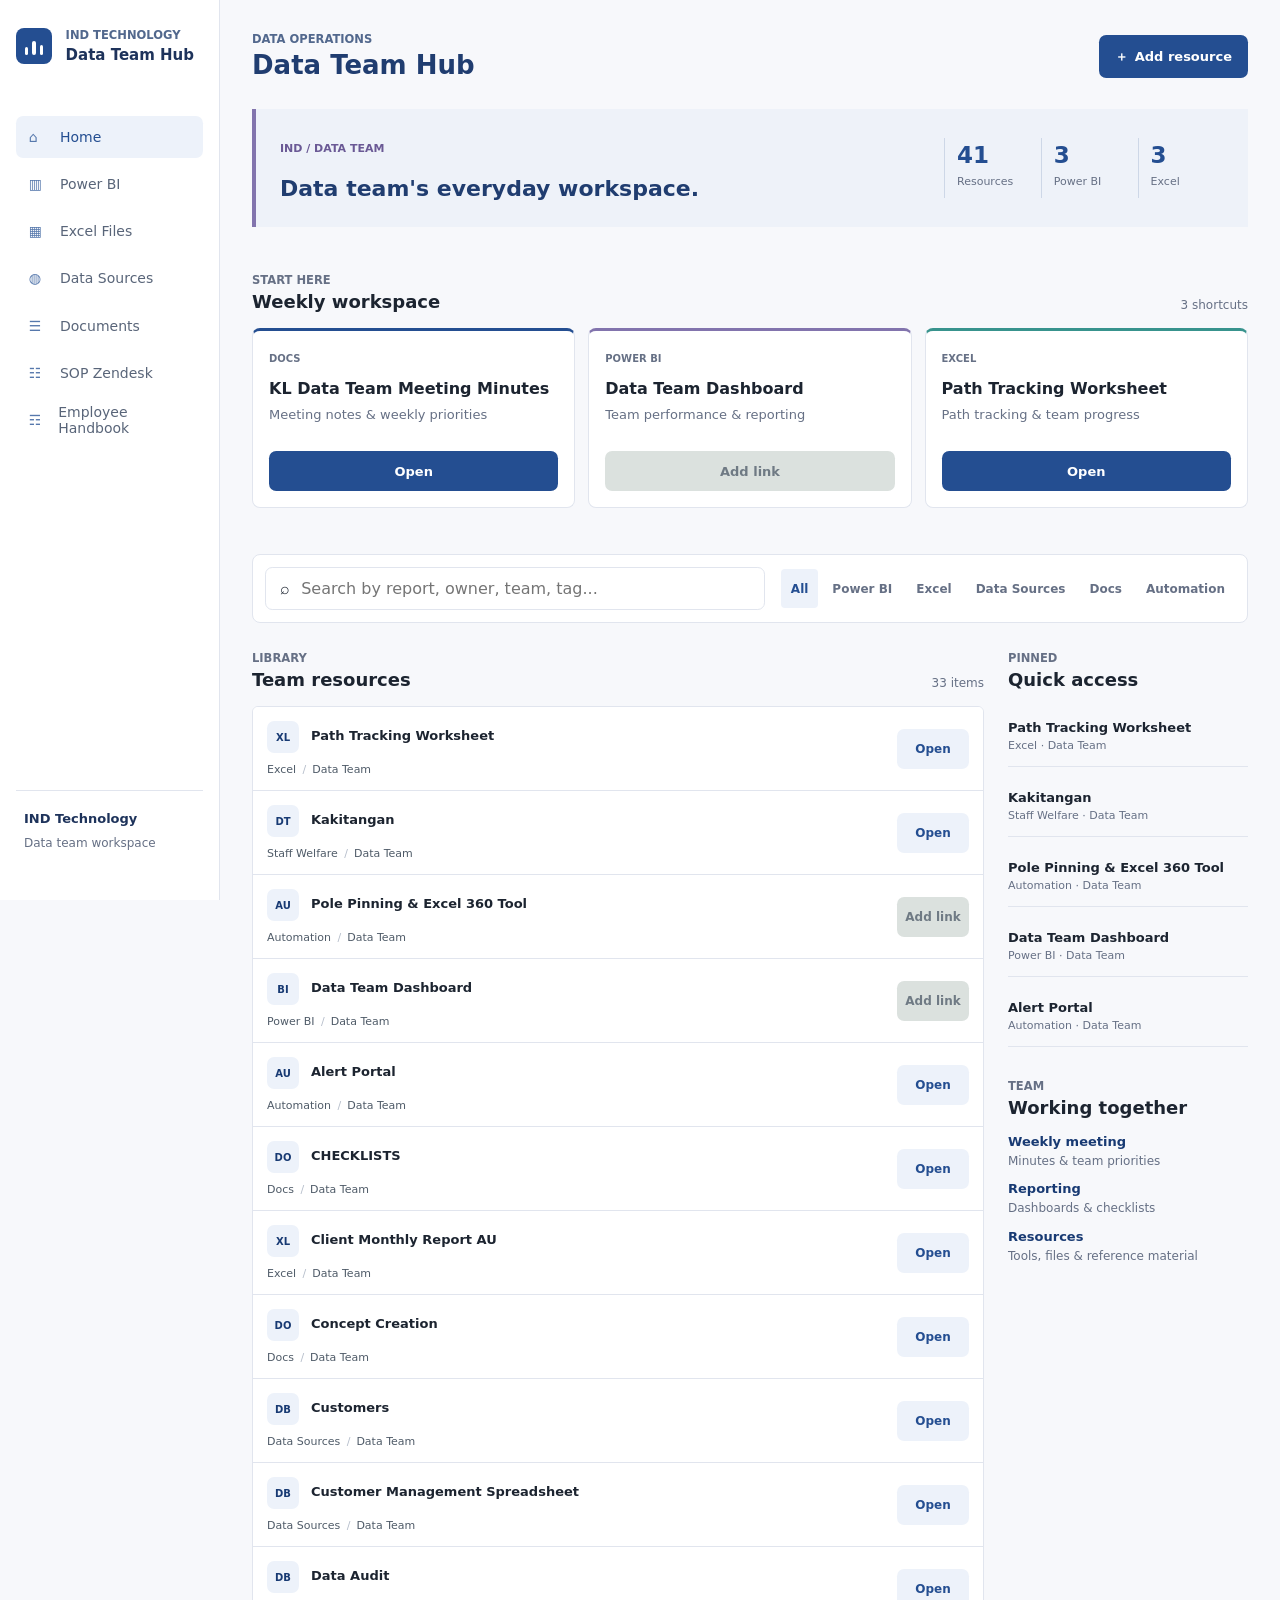
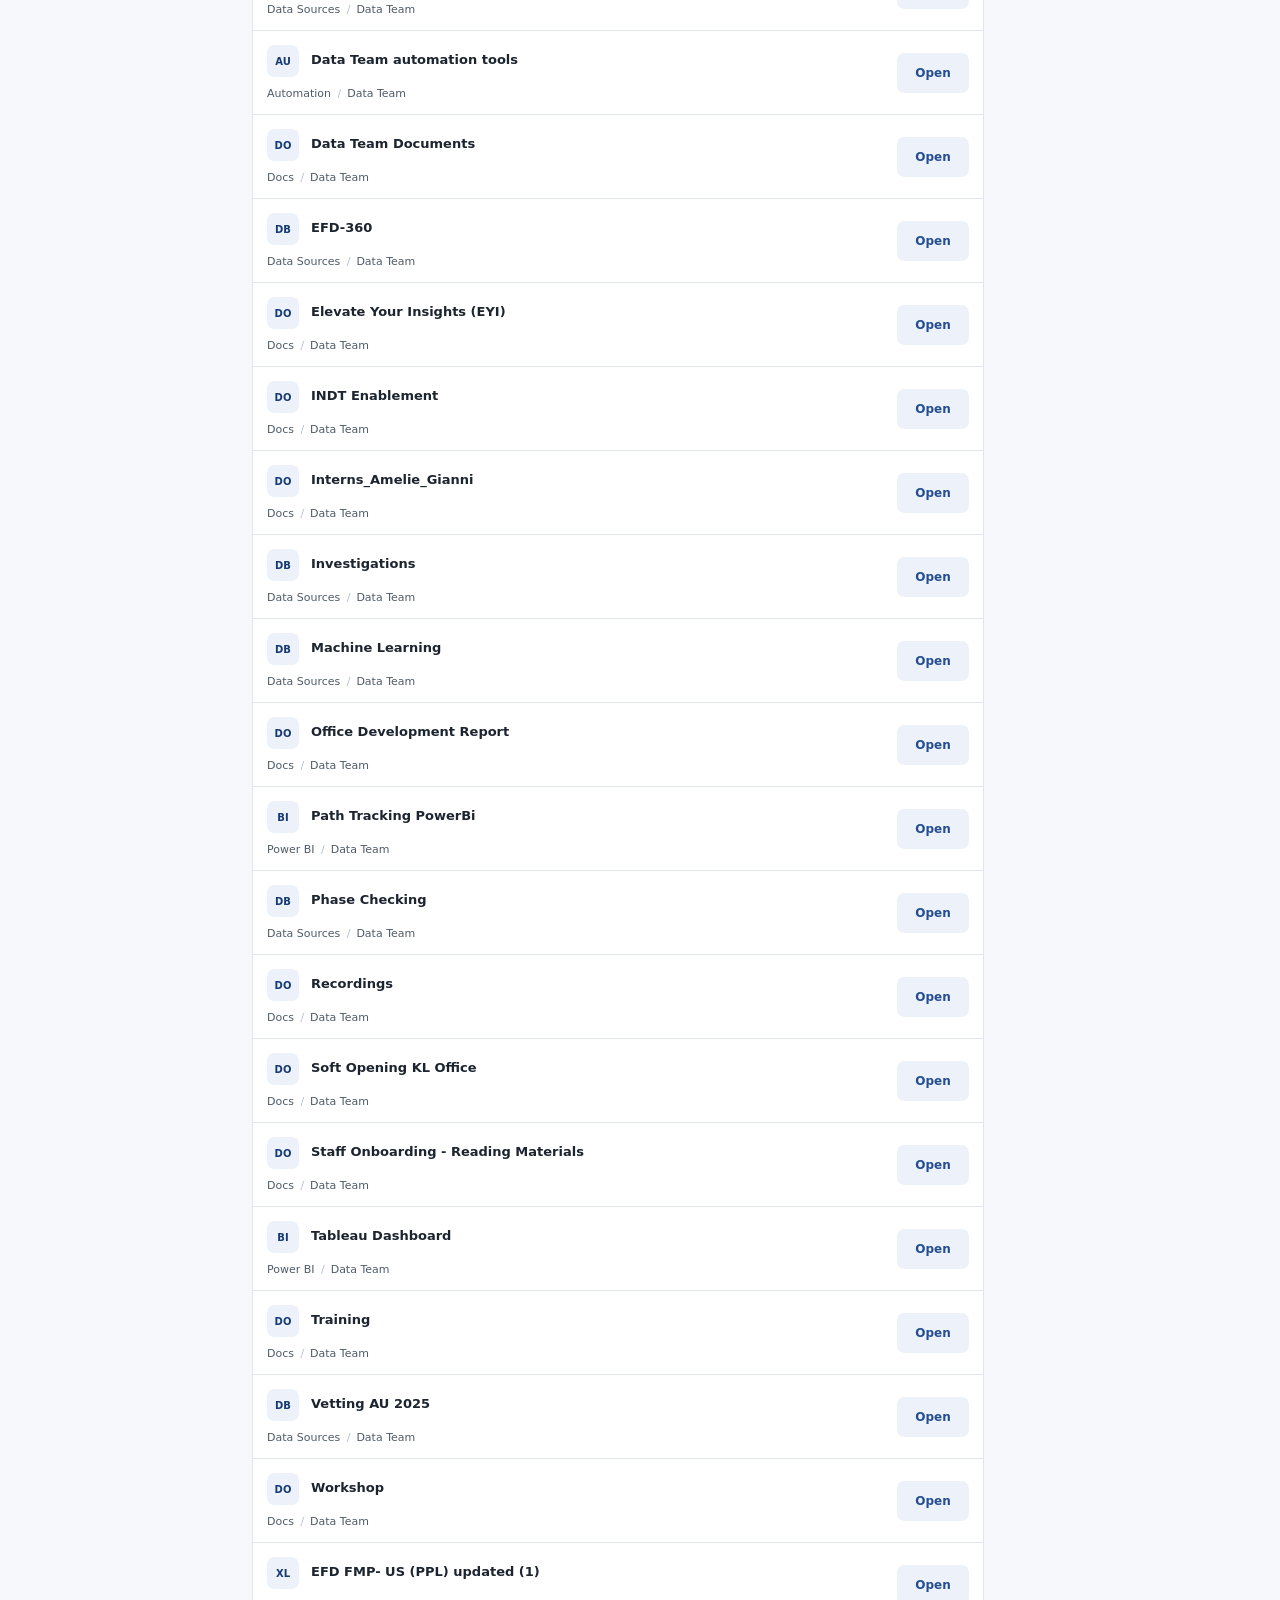
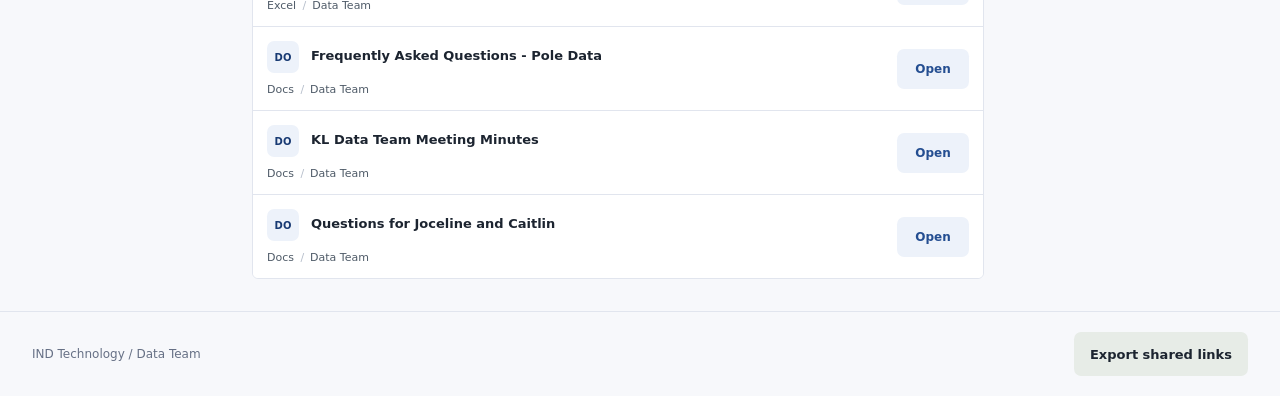
<file: index.html>
<!doctype html>
<html lang="en">
  <head>
    <meta charset="utf-8" />
    <meta name="viewport" content="width=device-width, initial-scale=1" />
    <title>Data Team Hub</title>
    <link rel="stylesheet" href="styles.css" />
    <link rel="stylesheet" href="ind-theme.css" />
  </head>
  <body>
    <div class="app-shell">
      <aside class="sidebar" aria-label="Data Team Hub navigation">
        <div class="brand">
          <div class="brand-mark" aria-hidden="true">
            <span></span>
            <span></span>
            <span></span>
          </div>
          <div>
            <p class="eyebrow">IND Technology</p>
            <h1>Data Team Hub</h1>
          </div>
        </div>

        <nav class="nav-list" aria-label="Hub sections">
          <a class="nav-item active" href="#overview" data-section-link="overview">
            <span class="icon" aria-hidden="true">⌂</span>
            Home
          </a>
          <a class="nav-item" href="#power-bi" data-section-link="Power BI">
            <span class="icon" aria-hidden="true">▥</span>
            Power BI
          </a>
          <a class="nav-item" href="#excel" data-section-link="Excel">
            <span class="icon" aria-hidden="true">▦</span>
            Excel Files
          </a>
          <a class="nav-item" href="#data-sources" data-section-link="Data Sources">
            <span class="icon" aria-hidden="true">◍</span>
            Data Sources
          </a>
          <a class="nav-item" href="#docs" data-section-link="Docs">
            <span class="icon" aria-hidden="true">☰</span>
            Documents
          </a>
          <a class="nav-item" href="sop.html">
            <span class="icon" aria-hidden="true">&#9783;</span>
            SOP Zendesk
          </a>
          <a class="nav-item" href="https://indthandbook.com/login/" target="_blank" rel="noopener noreferrer">
            <span class="icon" aria-hidden="true">&#9782;</span>
            Employee Handbook
          </a>
        </nav>

        <div class="sidebar-note">
          <p>IND Technology</p>
          <span>Data team workspace</span>
        </div>
      </aside>

      <main class="main">
        <header class="topbar">
          <div>
            <p class="eyebrow">Data operations</p>
            <h2>Data Team Hub</h2>
          </div>
          <button class="primary-button" type="button" id="addResourceButton">
            <span aria-hidden="true">＋</span>
            Add resource
          </button>
        </header>

        <section class="hero-panel" id="overview" aria-label="Hub overview">
          <div class="hero-copy">
            <p class="status-pill">IND / DATA TEAM</p>
            <h3>Data team's everyday workspace.</h3>
          </div>
          <div class="quick-stats" aria-label="Hub summary">
            <article>
              <span id="totalResources">0</span>
              <p>Resources</p>
            </article>
            <article>
              <span id="powerBiCount">0</span>
              <p>Power BI</p>
            </article>
            <article>
              <span id="excelCount">0</span>
              <p>Excel</p>
            </article>
          </div>
        </section>

        <section class="tool-strip" aria-label="Daily tools and dashboards">
          <div class="section-heading">
            <div>
              <p class="eyebrow">Start here</p>
              <h3>Weekly workspace</h3>
            </div>
            <span id="featuredCount">0 shortcuts</span>
          </div>
          <div class="tool-grid" id="featuredGrid"></div>
        </section>

        <section class="toolbar" aria-label="Search and filters">
          <label class="search-box">
            <span aria-hidden="true">⌕</span>
            <input id="searchInput" type="search" placeholder="Search by report, owner, team, tag..." />
          </label>
          <div class="filter-tabs" role="tablist" aria-label="Resource category filters" id="filterTabs"></div>
        </section>

        <section class="content-grid">
          <div class="resource-area">
            <div class="section-heading">
              <div>
                <p class="eyebrow">Library</p>
                <h3>Team resources</h3>
              </div>
              <span id="resultCount">0 items</span>
            </div>
            <div class="resource-grid" id="resourceGrid" aria-live="polite"></div>
            <div class="empty-state" id="emptyState" hidden>
              <h3>No matching resources</h3>
              <p>Try a different keyword or add the first link for this category.</p>
            </div>
          </div>

          <aside class="side-panel" aria-label="Pinned team information">
            <section>
              <div class="section-heading compact">
                <div>
                  <p class="eyebrow">Pinned</p>
                  <h3>Quick access</h3>
                </div>
              </div>
              <div class="quick-links" id="quickLinks"></div>
            </section>

            <section>
              <div class="section-heading compact">
                <div>
                  <p class="eyebrow">Team</p>
                  <h3>Working together</h3>
                </div>
              </div>
              <ul class="contact-list">
                <li>
                  <span>Weekly meeting</span>
                  <p>Minutes & team priorities</p>
                </li>
                <li>
                  <span>Reporting</span>
                  <p>Dashboards & checklists</p>
                </li>
                <li>
                  <span>Resources</span>
                  <p>Tools, files & reference material</p>
                </li>
              </ul>
            </section>
          </aside>
        </section>
      </main>
    </div>

    <dialog class="resource-dialog" id="resourceDialog">
      <form method="dialog" id="resourceForm">
        <div class="dialog-header">
          <div>
            <p class="eyebrow">New item</p>
            <h3>Add resource</h3>
          </div>
          <button class="icon-button" type="button" id="closeDialogButton" aria-label="Close dialog">×</button>
        </div>

        <label>
          Name
          <input name="name" required placeholder="Sales Performance Dashboard" />
        </label>
        <label>
          Category
          <select name="category" required>
            <option>Power BI</option>
            <option>Excel</option>
            <option>Data Sources</option>
            <option>Docs</option>
            <option>Automation</option>
          </select>
        </label>
        <label>
          Document or report link
          <input name="url" type="url" required placeholder="https://..." />
        </label>
        <label>
          Owner
          <input name="owner" placeholder="Data Team" />
        </label>
        <label>
          Description
          <textarea name="description" rows="3" placeholder="What this resource is for"></textarea>
        </label>
        <label>
          Tags
          <input name="tags" placeholder="sales, weekly, source" />
        </label>
        <div class="dialog-actions">
          <button class="secondary-button" type="button" id="resetResourcesButton">Restore shared links</button>
          <button class="primary-button" type="submit">Save resource</button>
        </div>
        <p class="save-note">Links saved here stay in this browser. Export shared links to update the team's published hub.</p>
      </form>
    </dialog>

    <footer class="hub-footer"><span>IND Technology / Data Team</span><button class="secondary-button" id="exportLinksButton" type="button">Export shared links</button></footer>

    <script src="resources.generated.js"></script>
    <script src="sop.resources.js"></script>
    <script src="app.js"></script>
  </body>
</html>
</file>
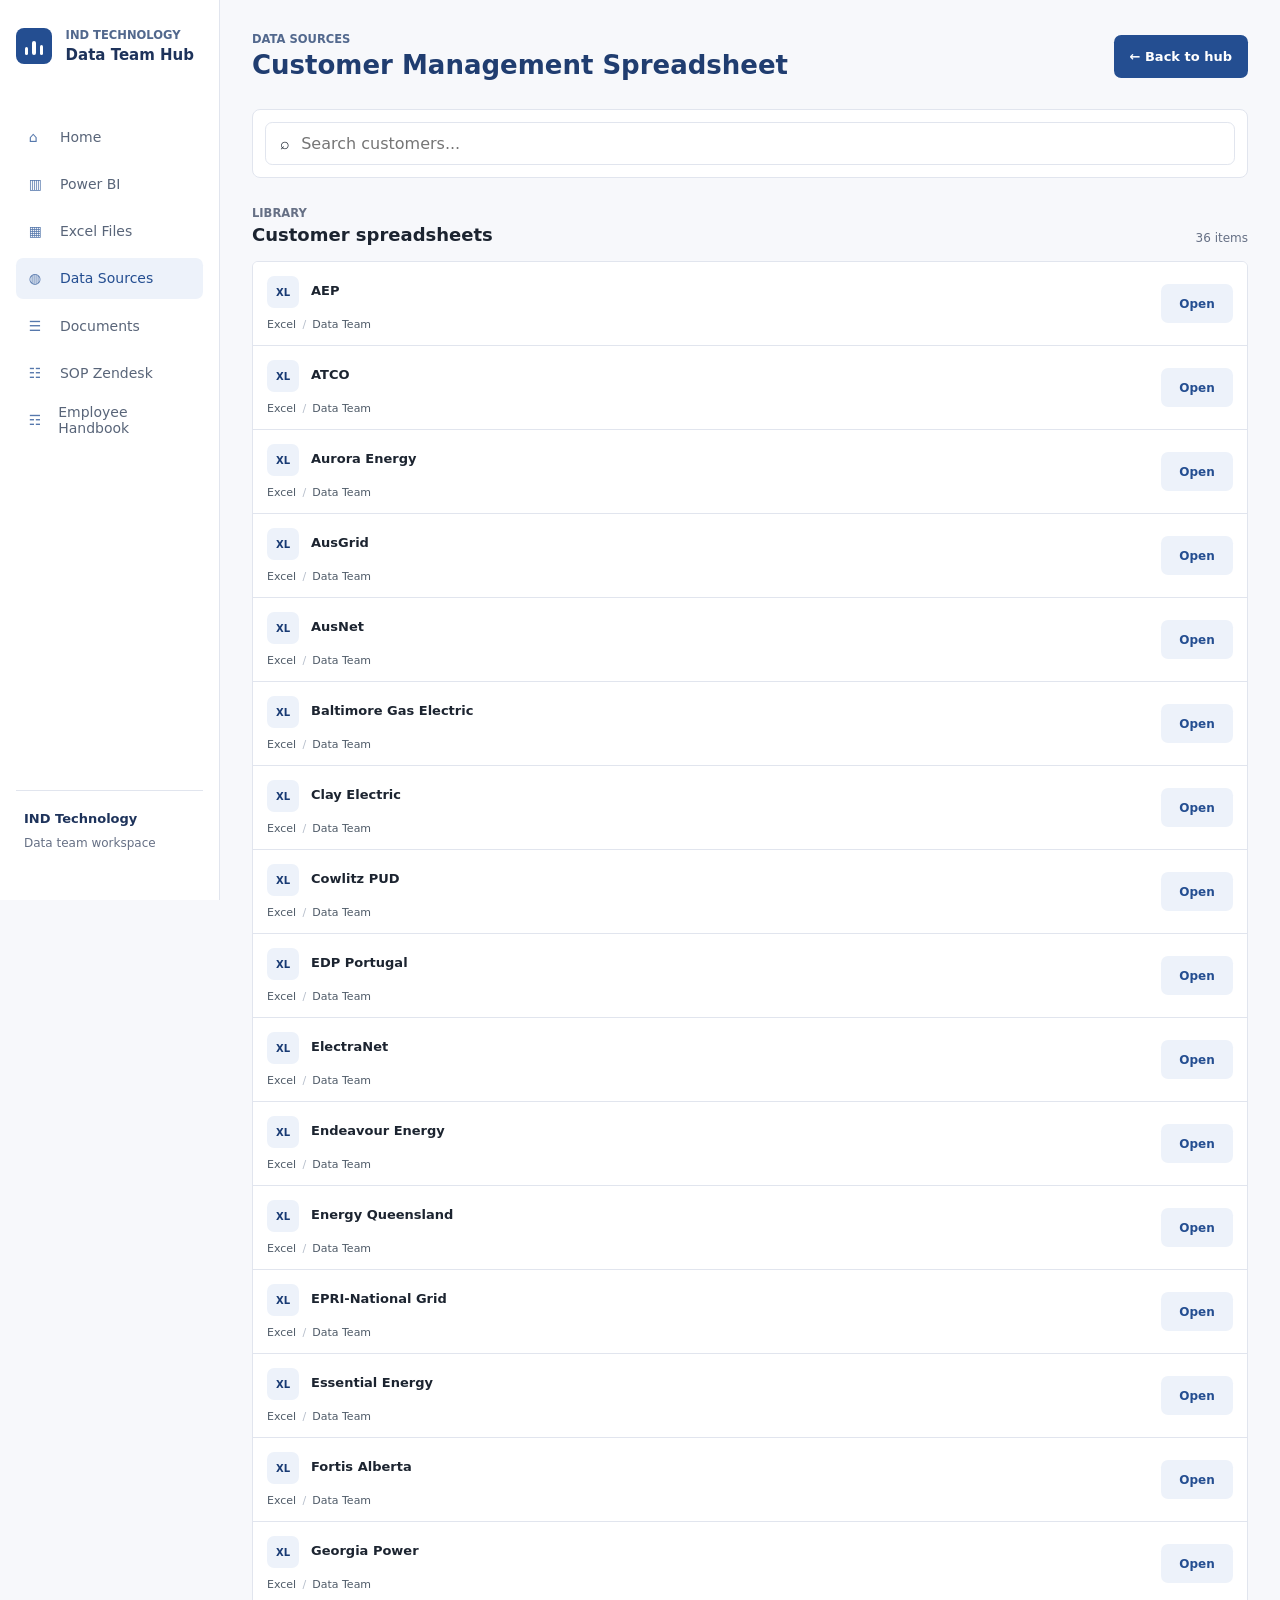
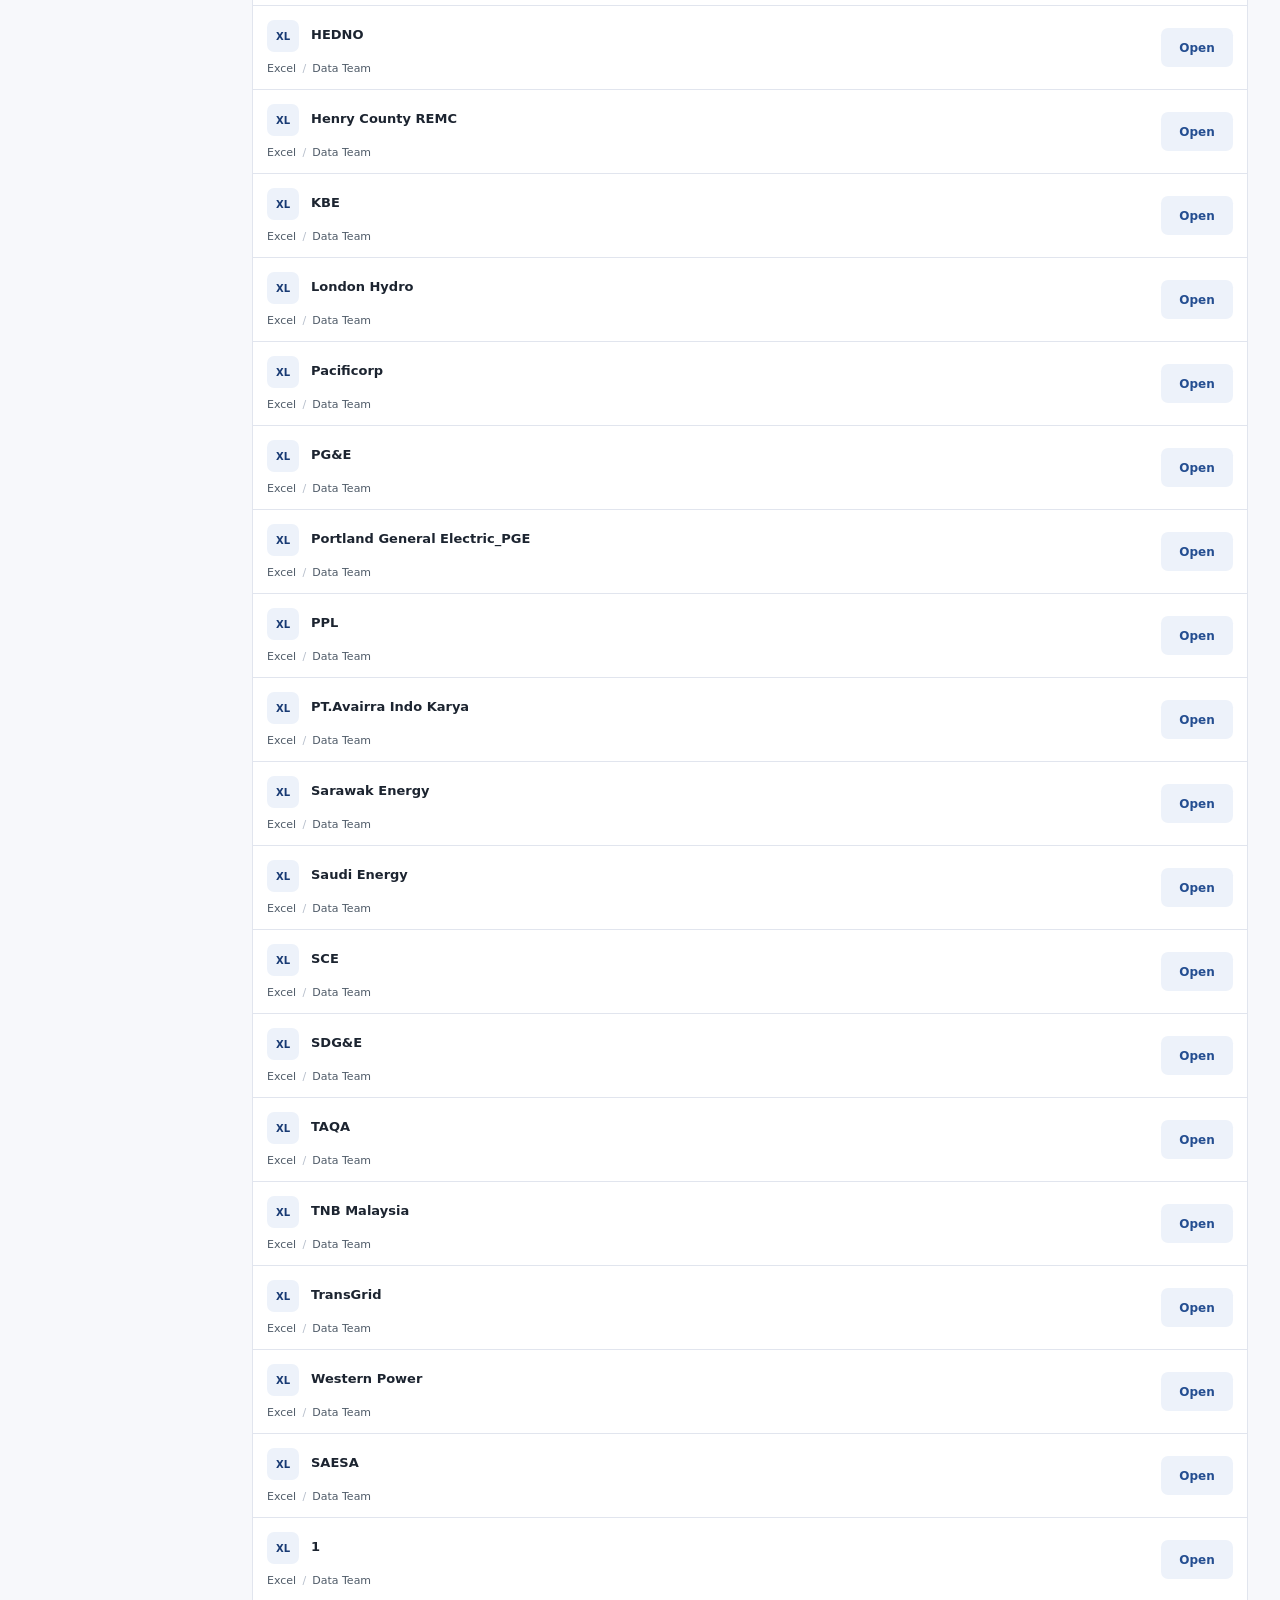
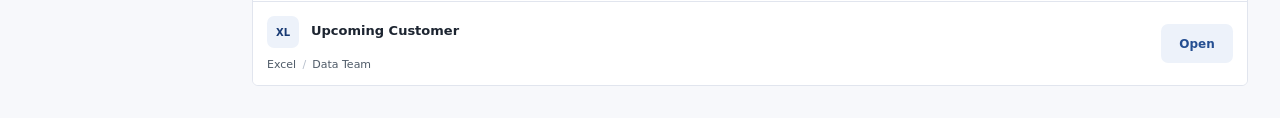
<file: customer_management.html>
<!doctype html>
<html lang="en">
  <head>
    <meta charset="utf-8" />
    <meta name="viewport" content="width=device-width, initial-scale=1" />
    <title>Customer Management Spreadsheet | Data Team Hub</title>
    <link rel="stylesheet" href="styles.css" />
    <link rel="stylesheet" href="ind-theme.css" />
  </head>
  <body>
    <div class="app-shell">
      <aside class="sidebar" aria-label="Data Team Hub navigation">
        <div class="brand">
          <div class="brand-mark" aria-hidden="true">
            <span></span>
            <span></span>
            <span></span>
          </div>
          <div>
            <p class="eyebrow">IND Technology</p>
            <h1>Data Team Hub</h1>
          </div>
        </div>

        <nav class="nav-list" aria-label="Hub sections">
          <a class="nav-item" href="index.html">
            <span class="icon" aria-hidden="true">⌂</span>
            Home
          </a>
          <a class="nav-item" href="index.html#power-bi">
            <span class="icon" aria-hidden="true">▥</span>
            Power BI
          </a>
          <a class="nav-item" href="index.html#excel">
            <span class="icon" aria-hidden="true">▦</span>
            Excel Files
          </a>
          <a class="nav-item active" href="index.html#data-sources">
            <span class="icon" aria-hidden="true">◍</span>
            Data Sources
          </a>
          <a class="nav-item" href="index.html#docs">
            <span class="icon" aria-hidden="true">☰</span>
            Documents
          </a>
          <a class="nav-item" href="sop.html">
            <span class="icon" aria-hidden="true">&#9783;</span>
            SOP Zendesk
          </a>
          <a class="nav-item" href="https://indthandbook.com/login/" target="_blank" rel="noopener noreferrer">
            <span class="icon" aria-hidden="true">&#9782;</span>
            Employee Handbook
          </a>
        </nav>

        <div class="sidebar-note">
          <p>IND Technology</p>
          <span>Data team workspace</span>
        </div>
      </aside>

      <main class="main">
        <header class="topbar">
          <div>
            <p class="eyebrow">Data Sources</p>
            <h2>Customer Management Spreadsheet</h2>
          </div>
          <a class="primary-button" href="index.html">&#8592; Back to hub</a>
        </header>

        <section class="toolbar" aria-label="Search">
          <label class="search-box">
            <span aria-hidden="true">⌕</span>
            <input id="customerSearch" type="search" placeholder="Search customers..." />
          </label>
        </section>

        <section class="content-grid" style="grid-template-columns: 1fr;">
          <div class="resource-area">
          <div class="section-heading">
            <div>
              <p class="eyebrow">Library</p>
              <h3>Customer spreadsheets</h3>
            </div>
            <span id="customerCount">0 items</span>
          </div>
          <div class="resource-grid" id="customerList" aria-live="polite"></div>
          <div class="empty-state" id="customerEmpty" hidden>
            <h3>No matching customers</h3>
            <p>Try a different keyword.</p>
          </div>
          </div>
        </section>
      </main>
    </div>

    <script>
      // Replace each name and url with the real customer name and Excel link
      const customerSheets = [
        { name: "AEP", url: "https://indtechnologyinc.sharepoint.com/:x:/s/IND.TDataTeam/IQDML0T-S5gTQ65ojEFW3VtCAdtEdGPKETy0KugCN06Lbz0?e=Z4sL8b" },
        { name: "ATCO", url: "https://indtechnologyinc.sharepoint.com/:x:/s/IND.TDataTeam/IQD4NkfiYdH9RaySt9Q0Lw8xARBmTG3378nFsAkPKPJIRR0?e=NpYXyT" },
        { name: "Aurora Energy", url: "https://indtechnologyinc.sharepoint.com/:x:/s/IND.TDataTeam/IQDc4CJCaSeTSKnxYm7EDJgeAWfoKqjK3IqTrm8_MiNil98?e=bNnolk" },
        { name: "AusGrid", url: "https://indtechnologyinc.sharepoint.com/:x:/s/IND.TDataTeam/IQC5EEVvpMtQT7LqdJGhEUMMASSx63xV3Xz-5Tl3mrBqWQQ?e=SJhLfy" },
        { name: "AusNet ", url: "https://indtechnologyinc.sharepoint.com/:x:/s/IND.TDataTeam/IQAWEVWzIFp4T6r8zzROJll-AReGl8mdDB1v4at-ZxkEY_w?e=OW3jjm" },
        { name: "Baltimore Gas Electric", url: "https://indtechnologyinc.sharepoint.com/:x:/s/IND.TDataTeam/IQBdl3MJ38UeSoxZ9VIBbJQuAeduB_ckl3bycXOe3I1Sgds?e=HeBwQD" },
        { name: "Clay Electric", url: "https://indtechnologyinc.sharepoint.com/:x:/s/IND.TDataTeam/IQCBrMpSn_c-SrzrNyufDUkEARalDpErF6FYuKnsTsigRS4?e=wRSv5L" },
        { name: "Cowlitz PUD", url: "https://indtechnologyinc.sharepoint.com/:x:/s/IND.TDataTeam/IQBbmvPIudVySYHQT3id-P1fARPlklFXvYTy014v6Z3-KYk?e=s2CgbN" },
        { name: "EDP Portugal", url: "https://indtechnologyinc.sharepoint.com/:x:/s/IND.TDataTeam/IQBG9oB9u_owRII5isSgkrVlAcYh3DLygccQVC9G0VidoqY?e=ZtPn6n" },
        { name: "ElectraNet", url: "https://indtechnologyinc.sharepoint.com/:x:/s/IND.TDataTeam/IQD8LasKtqWQTIj8kyS372SnAWl8nfFMo_TQTriS0GaQAUQ?e=22Tx0q" },
        { name: "Endeavour Energy", url: "https://indtechnologyinc.sharepoint.com/:x:/s/IND.TDataTeam/IQCPTTB0nCc_Qq3j_viKoNaAARHDW0jeo2QPmbybB4nTU7c?e=bfnInZ" },
        { name: "Energy Queensland", url: "https://indtechnologyinc.sharepoint.com/:x:/s/IND.TDataTeam/IQCf_Cq8lkpqQrCddLxOIO8mAXjla_lQf7AQ315Fd6Hvs8o?e=lWCIbG" },
        { name: "EPRI-National Grid", url: "https://indtechnologyinc.sharepoint.com/:x:/s/IND.TDataTeam/IQBRsFtapDRORIigyawXwj7ZAcizE5X2hQeocEs8qGHF9HM?e=7zJAwj" },
        { name: "Essential Energy", url: "https://indtechnologyinc.sharepoint.com/:x:/s/IND.TDataTeam/IQBAPQiWsdToSaxUO1EyTxA3AbRFO3ku1Qs4ZzvfRIblOl4?e=qevDcx" },
        { name: "Fortis Alberta", url: "https://indtechnologyinc.sharepoint.com/:x:/s/IND.TDataTeam/IQDR0-HbDvW7QpjPbUmDH8IHAfvfNWGskxKLtc0mo8AYZDY?e=fjQ0hg" },
        { name: "Georgia Power", url: "https://indtechnologyinc.sharepoint.com/:x:/s/IND.TDataTeam/IQDJd7O8p6NZQZS5nXkwZrp2AYLHIuiOIWyKu1UvKAdqGm8?e=5rA205" },
        { name: "HEDNO", url: "https://indtechnologyinc.sharepoint.com/:x:/s/IND.TDataTeam/IQC8Porp4QJfRaN_xRm_yZYAATqVarc0hXWLtDbmKGL0b9Q?e=6P993j" },
        { name: "Henry County REMC", url: "https://indtechnologyinc.sharepoint.com/:x:/s/IND.TDataTeam/IQDbeng3RW78Q49nh9qTn-1dAXjtyoGTXIHeFB21T5xM8-U?e=4ifazv" },
        { name: "KBE", url: "https://indtechnologyinc.sharepoint.com/:x:/s/IND.TDataTeam/IQA5JQTgpbzRSbmimi6RXHzDAXvgBZO692gdlycfSIdY6RQ?e=5YMQoI" },
        { name: "London Hydro", url: "https://indtechnologyinc.sharepoint.com/:x:/s/IND.TDataTeam/IQAArWhgLBQPRI5Wxa1b1RSTAS3wJR-jBXvQzzno89N1q8o?e=LBgtZM" },
        { name: "Pacificorp", url: "https://indtechnologyinc.sharepoint.com/:x:/s/IND.TDataTeam/IQDvdqCFIfkDQrZH5a247YrLAcTsqAFXMjoeHThnDH7NSQw?e=3LDXNe" },
        { name: "PG&E", url: "https://indtechnologyinc.sharepoint.com/:x:/s/IND.TDataTeam/IQDqc8qH7D6nS6sp2je8T2PXAfekjeBz0IZy1e-cUeoCknA?e=Pe4qTb" },
        { name: "Portland General Electric_PGE", url: "https://indtechnologyinc.sharepoint.com/:x:/s/IND.TDataTeam/IQCwvHDQJ05VQIEJd4lb4i1xAXCRaNh7xVZeIKGdyaE7mC4?e=Fhu34g" },
        { name: "PPL", url: "https://indtechnologyinc.sharepoint.com/:f:/s/IND.TDataTeam/IgBTybl06KCaSpgoQnaQeHQNAbsN2ywP4yIT22RrzzL4fV4?e=3sfMO2" },
        { name: "PT.Avairra Indo Karya", url: "https://indtechnologyinc.sharepoint.com/:x:/s/IND.TDataTeam/IQAeO9vpkJCjQa1mCMCl5c8lAXfeJlamZEJqCNc1YelVxnU?e=JttRwj" },
        { name: "Sarawak Energy", url: "https://indtechnologyinc.sharepoint.com/:x:/s/IND.TDataTeam/IQC5ecm5mh8WTJm_-jqecC4kAaGLTvbVk5EsyCz-umZ6-Ew?e=VZzQbv" },
        { name: "Saudi Energy", url: "https://indtechnologyinc.sharepoint.com/:x:/s/IND.TDataTeam/IQCPQHGSWCMsTo2-oGmNSCBbAeHpn8MoxsNi-_FDv7i0618?e=yy16Xp" },
        { name: "SCE", url: "https://indtechnologyinc.sharepoint.com/:x:/s/IND.TDataTeam/IQAa9oMJ9rw_TYhMLw0WHBBSAe5mvznuezEpSfL3vC4kKTk?e=aLebqC" },
        { name: "SDG&E", url: "https://indtechnologyinc.sharepoint.com/:x:/s/IND.TDataTeam/IQDyx7skUJgARbFuDvMN9lkpAfnu4YzHYnWwWVRNBsFhGzM?e=zpQENz" },
        { name: "TAQA", url: "https://indtechnologyinc.sharepoint.com/:x:/s/IND.TDataTeam/IQCyeUN4OTOcRq-iq8rkZLTMAQDQGScFv9V3APJl0TVx-60?e=hCv481" },
        { name: "TNB Malaysia", url: "https://indtechnologyinc.sharepoint.com/:x:/s/IND.TDataTeam/IQBrtP0abV_pSqKCWm7vruDqAW1PKxLmkdCOOJ3EIzPOuhE?e=pw9xjO" },
        { name: "TransGrid", url: "https://indtechnologyinc.sharepoint.com/:x:/s/IND.TDataTeam/IQBUTyVPKMTAQ5uYN5liRMU9AQhigjjsDqADJldFLyZ1oTo?e=2PQGll" },
        { name: "Western Power", url: "https://indtechnologyinc.sharepoint.com/:x:/s/IND.TDataTeam/IQA6klHC-5XBSZ7UBGflv2krAU25ZXTZfUJkcT13oPUs72M?e=tp7lMe" },
        { name: "SAESA", url: "https://indtechnologyinc.sharepoint.com/:x:/s/IND.TDataTeam/IQAI3glbueOySb0AQrjcHib1AZUEE2UpIg-0m7B6vGDxBoo?e=kZfhc8" },
        { name: "1", url: "#" },
        { name: "Upcoming Customer", url: "#" }
      ];

      const list = document.querySelector("#customerList");
      const search = document.querySelector("#customerSearch");
      const count = document.querySelector("#customerCount");
      const empty = document.querySelector("#customerEmpty");

      function escapeHtml(value) {
        return String(value ?? "")
          .replaceAll("&", "&amp;")
          .replaceAll("<", "&lt;")
          .replaceAll(">", "&gt;")
          .replaceAll('"', "&quot;")
          .replaceAll("'", "&#039;");
      }

      function safeUrl(url) {
        try {
          const parsed = new URL(url);
          return parsed.protocol === "https:" ? parsed.href : "";
        } catch {
          return "";
        }
      }

      function renderCustomers() {
        const keyword = search.value.trim().toLowerCase();
        const visible = customerSheets.filter((item) => item.name.toLowerCase().includes(keyword));
        count.textContent = `${visible.length} ${visible.length === 1 ? "item" : "items"}`;
        empty.hidden = visible.length > 0;
        list.innerHTML = visible
          .map((item) => {
            const url = safeUrl(item.url);
            const action = url
              ? `<a class="open-link" href="${escapeHtml(url)}" target="_blank" rel="noreferrer">Open</a>`
              : `<a class="open-link" href="#" onclick="return false">Open</a>`;
            return `
              <article class="resource-card">
                <div class="card-top">
                  <div class="card-icon" aria-hidden="true">XL</div>
                  <div><h4>${escapeHtml(item.name)}</h4></div>
                </div>
                <div class="meta-row">
                  <span>Excel</span>
                  <span>Data Team</span>
                </div>
                ${action}
              </article>`;
          })
          .join("");
      }

      search.addEventListener("input", renderCustomers);
      renderCustomers();
    </script>
  </body>
</html>
</file>
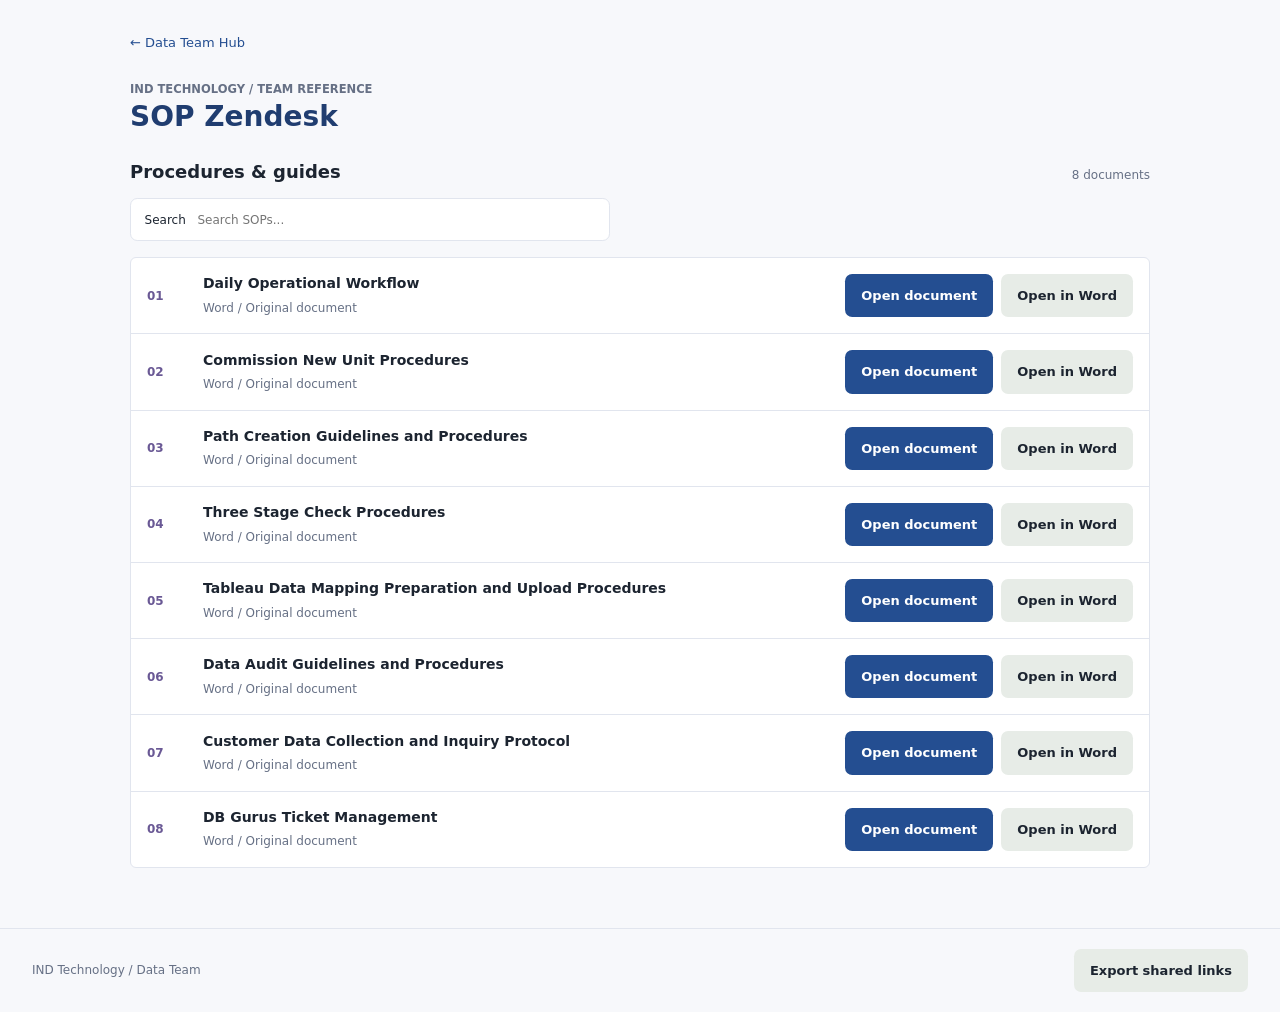
<file: sop.html>
<!doctype html>
<html lang="en">
  <head>
    <meta charset="utf-8" />
    <meta name="viewport" content="width=device-width, initial-scale=1" />
    <title>SOP Zendesk | Data Team Hub</title>
    <link rel="stylesheet" href="styles.css" />
    <link rel="stylesheet" href="ind-theme.css" />
  </head>
  <body>
    <main class="sop-page">
      <a class="back-link" href="index.html">&#8592; Data Team Hub</a>
      <header class="sop-page-header"><p class="eyebrow">IND Technology / Team reference</p><h1>SOP Zendesk</h1></header>
      <section class="sop-section" aria-label="SOP documents">
        <div class="section-heading"><h3>Procedures & guides</h3><span id="sopCount"></span></div>
        <label class="search-box sop-search">Search<input id="sopSearch" type="search" placeholder="Search SOPs..." /></label>
        <div class="sop-list" id="sopList"></div>
        <p id="sopEmpty" hidden>No matching SOPs.</p>
      </section>
    </main>
    <dialog class="resource-dialog" id="resourceDialog">
      <form id="resourceForm">
        <div class="dialog-header"><h3>Update document link</h3><button class="icon-button" type="button" id="closeDialogButton" aria-label="Close dialog">&#215;</button></div>
        <label>Name<input name="name" required /></label>
        <label>Category<select name="category"><option>Docs</option><option>Power BI</option><option>Excel</option><option>Data Sources</option><option>Automation</option></select></label>
        <label>Document link<input name="url" type="url" required placeholder="https://..." /></label>
        <label>Word desktop file address (optional)<input name="wordUrl" type="url" placeholder="https://company.sharepoint.com/.../document.docx" /></label>
        <p class="save-note">For Open in Word, use the original SharePoint file address from Word's File / Info / Copy Path. Word must be installed and signed in.</p>
        <label>Owner<input name="owner" /></label>
        <label>Description<textarea name="description" rows="2"></textarea></label>
        <label>Tags<input name="tags" /></label>
        <div class="dialog-actions"><button class="secondary-button" type="button" id="resetResourcesButton">Restore shared links</button><button class="primary-button" type="submit">Save link</button></div>
        <p class="save-note">Links saved here stay in this browser. Export shared links to update the team's published hub.</p>
      </form>
    </dialog>
    <footer class="hub-footer"><span>IND Technology / Data Team</span><button class="secondary-button" id="exportLinksButton" type="button">Export shared links</button></footer>
    <script src="resources.generated.js"></script>
    <script src="sop.resources.js"></script>
    <script src="app.js"></script>
  </body>
</html>
</file>
<file: styles.css>
:root {
  --bg: #f6f7f4;
  --panel: #ffffff;
  --panel-soft: #eef3ef;
  --ink: #1c2430;
  --muted: #697383;
  --line: #d9dfd7;
  --accent: #0c7a75;
  --accent-dark: #075f5b;
  --warning: #b55b26;
  --blue: #3b6ea8;
  --green: #287a45;
  --shadow: 0 18px 50px rgba(25, 38, 52, 0.1);
  font-family: Inter, ui-sans-serif, system-ui, -apple-system, BlinkMacSystemFont, "Segoe UI", sans-serif;
}


* {
  box-sizing: border-box;
}

body {
  margin: 0;
  min-height: 100vh;
  background:
    linear-gradient(135deg, rgba(12, 122, 117, 0.08), transparent 32rem),
    var(--bg);
  color: var(--ink);
}

button,
input,
select,
textarea {
  font: inherit;
}

a {
  color: inherit;
  text-decoration: none;
}

.app-shell {
  display: grid;
  grid-template-columns: 17rem minmax(0, 1fr);
  min-height: 100vh;
}

.sidebar {
  position: sticky;
  top: 0;
  height: 100vh;
  display: flex;
  flex-direction: column;
  gap: 1.5rem;
  padding: 1.25rem;
  background: #16212c;
  color: #f8faf8;
}

.brand {
  display: flex;
  align-items: center;
  gap: 0.85rem;
}

.brand-mark {
  width: 2.8rem;
  height: 2.8rem;
  display: grid;
  grid-template-columns: repeat(3, 1fr);
  align-items: end;
  gap: 0.25rem;
  padding: 0.55rem;
  border-radius: 0.5rem;
  background: #f6c85f;
}

.brand-mark span {
  display: block;
  border-radius: 0.2rem;
  background: #16212c;
}

.brand-mark span:nth-child(1) {
  height: 42%;
}

.brand-mark span:nth-child(2) {
  height: 75%;
}

.brand-mark span:nth-child(3) {
  height: 58%;
}

.eyebrow {
  margin: 0 0 0.25rem;
  color: var(--muted);
  font-size: 0.72rem;
  font-weight: 800;
  letter-spacing: 0;
  text-transform: uppercase;
}

.sidebar .eyebrow {
  color: #9fafbe;
}

h1,
h2,
h3,
p {
  margin-top: 0;
}

h1 {
  margin-bottom: 0;
  font-size: 1.15rem;
}

.nav-list {
  display: grid;
  gap: 0.35rem;
}

.nav-item {
  display: flex;
  align-items: center;
  gap: 0.7rem;
  min-height: 2.6rem;
  padding: 0 0.8rem;
  border-radius: 0.45rem;
  color: #cdd6df;
}

.nav-item:hover,
.nav-item.active {
  background: rgba(255, 255, 255, 0.1);
  color: #ffffff;
}

.icon {
  width: 1.25rem;
  color: #f6c85f;
}

.sidebar-note {
  margin-top: auto;
  padding: 1rem;
  border: 1px solid rgba(255, 255, 255, 0.14);
  border-radius: 0.5rem;
  background: rgba(255, 255, 255, 0.06);
}

.sidebar-note p {
  margin-bottom: 0.35rem;
  font-weight: 800;
}

.sidebar-note span {
  color: #c8d2dc;
  font-size: 0.88rem;
  line-height: 1.45;
}

.main {
  padding: 1.4rem;
}

.topbar,
.hero-panel,
.tool-strip,
.toolbar,
.content-grid {
  max-width: 78rem;
  margin: 0 auto;
}

.topbar {
  display: flex;
  align-items: center;
  justify-content: space-between;
  gap: 1rem;
  margin-bottom: 1rem;
}

.topbar h2 {
  max-width: 48rem;
  margin-bottom: 0;
  font-size: 1.75rem;
  line-height: 1.05;
}

.primary-button,
.secondary-button,
.icon-button {
  border: 0;
  border-radius: 0.45rem;
  cursor: pointer;
}

.primary-button {
  display: inline-flex;
  align-items: center;
  justify-content: center;
  gap: 0.45rem;
  min-height: 2.7rem;
  padding: 0 1rem;
  background: var(--accent);
  color: #ffffff;
  font-weight: 800;
}

.primary-button:hover {
  background: var(--accent-dark);
}

.secondary-button {
  min-height: 2.7rem;
  padding: 0 1rem;
  background: #e7ece7;
  color: var(--ink);
  font-weight: 800;
}

.icon-button {
  width: 2.25rem;
  height: 2.25rem;
  background: #edf1ee;
  color: var(--ink);
  font-size: 1.35rem;
}

.hero-panel {
  display: grid;
  grid-template-columns: minmax(0, 1fr) 25rem;
  gap: 1rem;
  padding: 1.4rem;
  border: 1px solid var(--line);
  border-radius: 0.5rem;
  background:
    radial-gradient(circle at 88% 8%, rgba(246, 200, 95, 0.28), transparent 16rem),
    linear-gradient(135deg, #ffffff, #eef4f2);
  box-shadow: var(--shadow);
}

.hero-copy h3 {
  max-width: 44rem;
  margin-bottom: 0;
  font-size: 1.65rem;
  line-height: 1.05;
}

.status-pill {
  display: inline-flex;
  min-height: 1.9rem;
  align-items: center;
  padding: 0 0.7rem;
  border-radius: 999px;
  background: #dcefeb;
  color: var(--accent-dark);
  font-weight: 800;
  font-size: 0.82rem;
}

.quick-stats {
  display: grid;
  grid-template-columns: repeat(3, 1fr);
  gap: 0.65rem;
  align-content: end;
}

.quick-stats article {
  min-height: 7rem;
  padding: 1rem;
  border: 1px solid var(--line);
  border-radius: 0.45rem;
  background: rgba(255, 255, 255, 0.72);
}

.quick-stats span {
  display: block;
  margin-bottom: 0.4rem;
  font-size: 2rem;
  font-weight: 900;
}

.quick-stats p {
  margin-bottom: 0;
  color: var(--muted);
}

.toolbar {
  display: flex;
  align-items: center;
  justify-content: space-between;
  gap: 1rem;
  margin-top: 1rem;
  padding: 0.8rem;
  border: 1px solid var(--line);
  border-radius: 0.5rem;
  background: rgba(255, 255, 255, 0.78);
}

.tool-strip {
  margin-top: 1rem;
  padding: 1rem;
  border: 1px solid var(--line);
  border-radius: 0.5rem;
  background: rgba(255, 255, 255, 0.86);
}

.tool-grid {
  display: grid;
  grid-template-columns: repeat(3, minmax(0, 1fr));
  gap: 0.8rem;
}

.tool-card {
  display: grid;
  gap: 1rem;
  min-height: 12rem;
  padding: 1rem;
  border: 1px solid var(--line);
  border-radius: 0.5rem;
  background: #ffffff;
}

.tool-type {
  display: inline-flex;
  min-height: 1.7rem;
  align-items: center;
  padding: 0 0.55rem;
  border-radius: 999px;
  background: #dcefeb;
  color: var(--accent-dark);
  font-size: 0.78rem;
  font-weight: 900;
}

.tool-card h4 {
  margin: 0.75rem 0 0.35rem;
  font-size: 1.1rem;
}

.tool-card p {
  margin-bottom: 0;
  color: var(--muted);
  line-height: 1.45;
}

.tool-action {
  align-self: end;
  display: inline-flex;
  align-items: center;
  justify-content: center;
  min-height: 2.5rem;
  border: 0;
  border-radius: 0.45rem;
  background: var(--accent);
  color: #ffffff;
  cursor: pointer;
  font-weight: 900;
}

.tool-action:hover {
  background: var(--accent-dark);
}

.tool-action.missing-link-button {
  background: #dbe1de;
  color: #6f7a84;
}

.search-box {
  flex: 1;
  display: flex;
  align-items: center;
  gap: 0.6rem;
  min-width: 12rem;
  min-height: 2.7rem;
  padding: 0 0.85rem;
  border: 1px solid var(--line);
  border-radius: 0.45rem;
  background: #ffffff;
}

.search-box input {
  width: 100%;
  border: 0;
  outline: 0;
  color: var(--ink);
}

.filter-tabs {
  display: flex;
  flex-wrap: wrap;
  gap: 0.45rem;
}

.filter-tabs button {
  min-height: 2.45rem;
  padding: 0 0.8rem;
  border: 1px solid var(--line);
  border-radius: 999px;
  background: #ffffff;
  color: var(--muted);
  cursor: pointer;
  font-weight: 800;
}

.filter-tabs button.active {
  border-color: var(--accent);
  background: #dcefeb;
  color: var(--accent-dark);
}

.content-grid {
  display: grid;
  grid-template-columns: minmax(0, 1fr) 21rem;
  gap: 1rem;
  margin-top: 1rem;
}

.resource-area,
.side-panel section {
  border: 1px solid var(--line);
  border-radius: 0.5rem;
  background: rgba(255, 255, 255, 0.86);
}

.resource-area {
  padding: 1rem;
}

.side-panel {
  display: grid;
  align-content: start;
  gap: 1rem;
}

.side-panel section {
  padding: 1rem;
}

.section-heading {
  display: flex;
  align-items: end;
  justify-content: space-between;
  gap: 1rem;
  margin-bottom: 1rem;
}

.section-heading h3 {
  margin-bottom: 0;
  font-size: 1.25rem;
}

.section-heading > span {
  color: var(--muted);
  font-weight: 800;
}

.resource-grid {
  display: grid;
  grid-template-columns: repeat(2, minmax(0, 1fr));
  gap: 0.8rem;
}

.resource-card {
  display: grid;
  gap: 0.85rem;
  min-height: 13.5rem;
  padding: 1rem;
  border: 1px solid var(--line);
  border-radius: 0.5rem;
  background: var(--panel);
}

.resource-card:hover {
  border-color: rgba(12, 122, 117, 0.55);
  box-shadow: 0 12px 30px rgba(31, 46, 60, 0.08);
}

.card-top {
  display: flex;
  align-items: flex-start;
  gap: 0.75rem;
}

.card-icon {
  width: 2.6rem;
  height: 2.6rem;
  display: grid;
  place-items: center;
  flex: 0 0 auto;
  border-radius: 0.45rem;
  background: var(--panel-soft);
  color: var(--accent-dark);
  font-weight: 900;
}

.resource-card h4 {
  margin: 0 0 0.25rem;
  font-size: 1.05rem;
}

.resource-card p {
  margin-bottom: 0;
  color: var(--muted);
  line-height: 1.45;
}

.meta-row,
.tag-row {
  display: flex;
  flex-wrap: wrap;
  gap: 0.4rem;
}

.meta-row span,
.tag-row span {
  display: inline-flex;
  min-height: 1.75rem;
  align-items: center;
  padding: 0 0.55rem;
  border-radius: 999px;
  background: #edf1ee;
  color: #4f5b68;
  font-size: 0.8rem;
  font-weight: 800;
}

.open-link {
  align-self: end;
  display: inline-flex;
  align-items: center;
  justify-content: center;
  min-height: 2.45rem;
  border-radius: 0.45rem;
  background: #16212c;
  color: #ffffff;
  font-weight: 800;
}

.open-link.missing-link-button {
  background: #dbe1de;
  color: #6f7a84;
}

.open-link.missing-link-button:hover {
  background: #cfd8d4;
  color: #354150;
}

button.quick-link {
  width: 100%;
  border: 1px solid var(--line);
  color: inherit;
  cursor: pointer;
  text-align: left;
}

.quick-links {
  display: grid;
  gap: 0.55rem;
}

.quick-link {
  display: grid;
  gap: 0.25rem;
  padding: 0.8rem;
  border: 1px solid var(--line);
  border-radius: 0.45rem;
  background: #ffffff;
}

.quick-link strong {
  font-size: 0.95rem;
}

.quick-link span {
  color: var(--muted);
  font-size: 0.82rem;
}

.contact-list {
  display: grid;
  gap: 0.75rem;
  padding: 0;
  margin: 0;
  list-style: none;
}

.contact-list li {
  display: grid;
  gap: 0.25rem;
}

.contact-list span {
  color: var(--accent-dark);
  font-weight: 900;
}

.contact-list p {
  margin-bottom: 0;
  color: var(--muted);
  line-height: 1.4;
}

.empty-state {
  padding: 2.5rem 1rem;
  text-align: center;
  color: var(--muted);
}

.resource-dialog {
  width: min(35rem, calc(100vw - 2rem));
  border: 0;
  border-radius: 0.5rem;
  padding: 0;
  box-shadow: var(--shadow);
}

.resource-dialog::backdrop {
  background: rgba(22, 33, 44, 0.55);
}

.resource-dialog form {
  display: grid;
  gap: 0.9rem;
  padding: 1.25rem;
}

.dialog-header {
  display: flex;
  align-items: center;
  justify-content: space-between;
}

.dialog-header h3 {
  margin-bottom: 0;
}

.resource-dialog label {
  display: grid;
  gap: 0.35rem;
  color: #354150;
  font-weight: 800;
}

.resource-dialog input,
.resource-dialog select,
.resource-dialog textarea {
  width: 100%;
  border: 1px solid var(--line);
  border-radius: 0.45rem;
  padding: 0.7rem 0.75rem;
  color: var(--ink);
}

.dialog-actions {
  display: flex;
  justify-content: space-between;
  gap: 0.75rem;
}

@media (max-width: 980px) {
  .app-shell,
  .hero-panel,
  .tool-grid,
  .content-grid {
    grid-template-columns: 1fr;
  }

  .sidebar {
    position: static;
    height: auto;
  }

  .nav-list {
    grid-template-columns: repeat(2, minmax(0, 1fr));
  }

  .toolbar,
  .topbar {
    align-items: stretch;
    flex-direction: column;
  }
}

@media (max-width: 680px) {
  .main {
    padding: 1rem;
  }

  .resource-grid,
  .quick-stats,
  .nav-list {
    grid-template-columns: 1fr;
  }

  .dialog-actions {
    flex-direction: column-reverse;
  }
}
</file>
<file: ind-theme.css>
/* IND workspace theme. */
.nav-group { min-width: 0; }
.nav-group > summary { cursor: pointer; list-style: none; }
.nav-group > summary::-webkit-details-marker { display: none; }
.nav-chevron { margin-left: auto; flex: 0 0 12px; text-align: center; font-size: 22px; line-height: 1; transition: transform 150ms ease; }
.nav-group[open] .nav-chevron { transform: rotate(90deg); }
.nav-group[open] > summary { color: #244e91; background: #edf2fa; }
.nav-submenu { margin: 6px 0 8px 22px; padding-left: 12px; border-left: 1px solid #d5deed; display: grid; gap: 4px; }
.nav-submenu .nav-item { font-size: 13px; min-height: 36px; padding: 8px 10px; line-height: 1.4; overflow-wrap: anywhere; }
.nav-group > summary:focus-visible { outline: 3px solid #8274ad; outline-offset: 3px; }
@media(prefers-reduced-motion: reduce) { .nav-chevron { transition: none; } }
.sop-page { max-width: 1060px; margin: 0 auto; padding: 32px 20px; min-height: calc(100vh - 100px); }
.back-link { display: inline-block; color: #244e91; font-size: 13px; margin-bottom: 32px; }
.sop-page-header { margin-bottom: 28px; }
.sop-page-header h1 { font-size: 28px; color: #203d70; }
.sop-section { max-width: 78rem; margin: 0 auto 28px; scroll-margin-top: 20px; }
.sop-search { max-width: 480px; margin-bottom: 16px; font-size: 12px; }
.sop-list { background: white; border: 1px solid var(--line); border-radius: 6px; overflow: hidden; }
.sop-row { display: flex; align-items: center; gap: 16px; padding: 16px; border-bottom: 1px solid var(--line); }
.sop-row:last-child { border-bottom: 0; }
.sop-number { flex: 0 0 40px; color: #6a5995; font-size: 12px; font-weight: 600; }
.sop-title { flex: 1; min-width: 0; }
.sop-title h4 { margin: 0 0 5px; font-size: 14px; line-height: 1.4; overflow-wrap: anywhere; }
.sop-title p, .save-note { margin: 0; color: var(--muted); font-size: 12px; line-height: 1.5; }
.sop-actions { display: flex; gap: 8px; flex-wrap: wrap; }
.word-link { display: inline-flex; align-items: center; justify-content: center; }
@media(max-width:650px) { .sop-row { flex-wrap: wrap; gap: 12px; } .sop-title { flex-basis: calc(100% - 60px); } .sop-actions { width: 100%; } .sop-actions > * { flex: 1; } }
body { background: #f7f8fb; }
:root { --accent: #244e91; --accent-dark: #183a73; --line: #e1e5ee; --muted: #667085; --panel-soft: #edf2fa; --shadow: none; }
.app-shell { grid-template-columns: 220px minmax(0, 1fr); }
.sidebar { background: white; color: #1e335b; border-right: 1px solid var(--line); padding: 28px 16px; }
.sidebar .eyebrow { color: #52688d; }
.brand { align-items: flex-start; }
.brand-mark { background: #244e91; width: 36px; height: 36px; }
.brand-mark span { background: white; }
.brand h1 { font-size: 15px; }
.nav-list { margin-top: 28px; }
.nav-item { color: #596579; font-size: 14px; }
.nav-item.active, .nav-item:hover { background: #edf2fa; color: #244e91; }
.icon { color: #5678ac; }
.sidebar-note { border: 0; border-top: 1px solid var(--line); border-radius: 0; background: transparent; padding: 20px 8px; }
.sidebar-note p { font-size: 13px; }
.sidebar-note span { color: #667085; font-size: 12px; }
.main { padding: 32px; min-width: 0; }
.topbar { margin-bottom: 28px; }
.topbar .eyebrow { color: #52688d; }
.topbar h2 { font-size: 26px; line-height: 1.2; color: #203d70; }
.primary-button, .secondary-button { font-size: 13px; font-weight: 600; }
.hero-panel { border: 0; border-left: 4px solid #8274ad; border-radius: 0; background: #eef2f9; padding: 24px; grid-template-columns: minmax(0, 1fr) 280px; align-items: center; }
.hero-copy h3 { font-size: 22px; line-height: 1.35; color: #203d70; }
.status-pill { background: transparent; color: #6a5995; padding: 0; border-radius: 0; font-size: 11px; margin-bottom: 10px; }
.quick-stats article { background: transparent; border: 0; border-left: 1px solid #cdd7e7; border-radius: 0; min-height: 60px; padding: 4px 12px; }
.quick-stats span { font-size: 23px; color: #244e91; }
.quick-stats p { font-size: 11px; }
.tool-strip { padding: 30px 0; border: 0; border-radius: 0; background: transparent; }
.section-heading h3 { font-size: 18px; }
.section-heading > span { font-size: 12px; font-weight: 500; }
.tool-grid { grid-template-columns: repeat(3, minmax(0, 1fr)); }
.tool-card { border-top: 3px solid #244e91; min-height: 180px; gap: 18px; }
.tool-card:nth-child(2) { border-top-color: #8274ad; }
.tool-card:nth-child(3) { border-top-color: #38938d; }
.tool-card h4 { font-size: 16px; line-height: 1.4; overflow-wrap: anywhere; }
.tool-card p { font-size: 13px; }
.tool-type { background: transparent; color: #667085; padding: 0; font-size: 10px; border-radius: 0; min-height: auto; text-transform: uppercase; }
.tool-action { font-size: 13px; font-weight: 600; }
.toolbar { flex-wrap: wrap; background: white; padding: 12px; }
.search-box { min-width: min(100%, 240px); }
.filter-tabs { gap: 4px; }
.filter-tabs button { border: 0; border-radius: 4px; font-size: 12px; font-weight: 600; padding: 0 10px; }
.filter-tabs button.active { background: #edf2fa; color: #244e91; }
.content-grid { grid-template-columns: minmax(0, 1fr) 240px; gap: 24px; margin-top: 28px; }
.resource-area, .side-panel section { border: 0; border-radius: 0; background: transparent; padding: 0; }
.resource-grid { grid-template-columns: 1fr; gap: 0; background: white; border: 1px solid var(--line); border-radius: 6px; overflow: hidden; }
.resource-card { grid-template-columns: minmax(0, 1fr) 72px; align-items: center; min-height: 76px; border: 0; border-bottom: 1px solid var(--line); border-radius: 0; gap: 10px; padding: 14px; }
.resource-card:last-child { border-bottom: 0; }
.resource-card:hover { box-shadow: none; background: #f9faff; }
.resource-card h4 { font-size: 13px; overflow-wrap: anywhere; }
.resource-card .card-top p { display: none; }
.resource-card .meta-row { grid-column: 1; }
.meta-row span { background: transparent; padding: 0; min-height: auto; font-size: 11px; font-weight: 400; }
.meta-row span + span:before { content: '/'; margin-right: 6px; color: #b6becb; }
.tag-row { display: none; }
.card-top { align-items: center; }
.card-icon { width: 32px; height: 32px; font-size: 10px; }
.open-link { grid-column: 2; grid-row: 1 / span 2; align-self: center; background: #edf2fa; color: #244e91; font-size: 12px; border: 0; cursor: pointer; }
.quick-link { border: 0; border-bottom: 1px solid var(--line); border-radius: 0; padding: 14px 0; background: transparent; }
button.quick-link { border: 0; border-bottom: 1px solid var(--line); }
.quick-link strong { font-size: 13px; overflow-wrap: anywhere; }
.quick-link span { font-size: 11px; }
.contact-list p { font-size: 12px; }
.contact-list span { font-size: 13px; }
.side-panel { gap: 32px; }
.hub-footer { display: flex; justify-content: space-between; align-items: center; gap: 16px; padding: 20px 32px; border-top: 1px solid var(--line); font-size: 12px; color: #667085; }
button:focus-visible, a:focus-visible, input:focus-visible { outline: 3px solid #8274ad; outline-offset: 3px; }
@media(max-width:1100px) { .content-grid { grid-template-columns: 1fr; } .side-panel { grid-template-columns: repeat(2,minmax(0,1fr)); } }
@media(max-width:800px) { .app-shell { grid-template-columns: 1fr; } .sidebar { position: static; height: auto; padding: 16px; } .sidebar-note { display: none; } .nav-list { display: flex; flex-wrap: wrap; margin-top: 0; } .main { padding: 20px; } .hero-panel { grid-template-columns: 1fr; } .tool-grid { grid-template-columns: repeat(2,minmax(0,1fr)); } }
@media(max-width:520px) { .tool-grid,.side-panel { grid-template-columns: 1fr; } .hero-copy h3 { font-size: 20px; } .quick-stats { grid-template-columns: repeat(3,minmax(0,1fr)); } .hub-footer { flex-wrap: wrap; padding: 20px; } }
</file>
